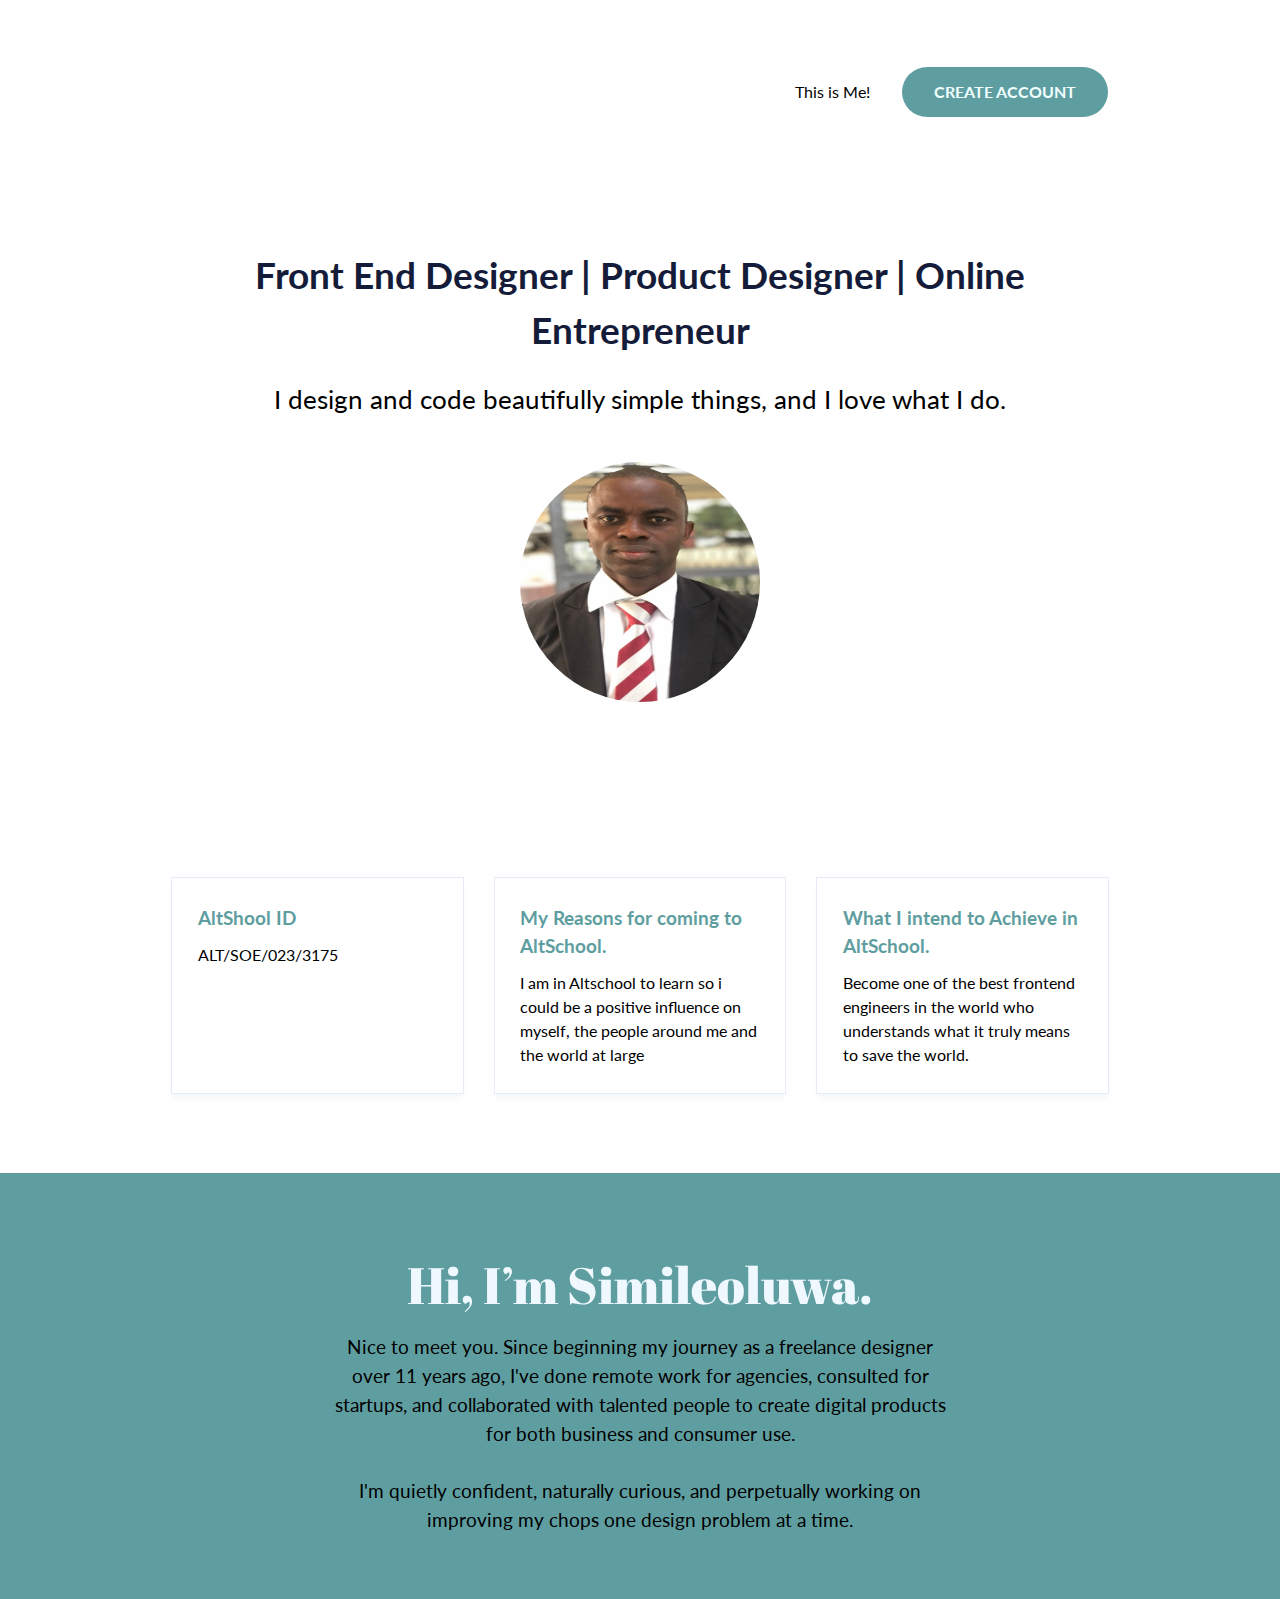
<file: index.html>
<!DOCTYPE html>
<html lang="en">
<head>
    <meta charset="UTF-8">
    <meta name="viewport" content="width=device-width, initial-scale=1.0">
    <title>Simileoluwa Oludare Official Porfolio</title>
    <link rel="preconnect" href="https://fonts.googleapis.com">
    <link rel="preconnect" href="https://fonts.gstatic.com" crossorigin>
    <link href="https://fonts.googleapis.com/css2?family=Abril+Fatface&family=Lato&display=swap" rel="stylesheet">
    <link rel="stylesheet" href="css/reset.css">
    <link rel="stylesheet" href="css/style.css">
</head>
<body>
    <div class="container">
        <div class="container-all">
            <div class="wrapper">
                <!-- Header Section -->
        <header>
            <nav role="navigation">
                <ul class="global--nav">
                    <li>
                        <a href="#">This is Me!</a>
                    </li>
                    <li class="create-form">
                        <a href="signup.html">Create Account</a>
                    </li>
                </ul>
            </nav>
        </header>
            </div>
        </div>

        <main>
            <div class="container-all">
                <div class="wrapper">
                    <div class="content">
                        <div class="content--top">
                            <article>
                                <p class="whoiam">Front End Designer | Product Designer | Online Entrepreneur</p>
                                <p class="whoiam--content">I design and code beautifully simple things, and I love what I do.</p>
                            </article>
                        </div>
                        <div class="content--bottom">
                            <img src="assets/images/simi.jpg" alt="">
                        </div>
                    </div>
                </div>
            </div>
        </main>

        <main class="content-extra">
                
            <div class="container">
                <div class="wrapper ">
                    <div class="content-box--out flex-boy">
                        <div class="content-box">
                            <h3>AltShool ID</h3>
                            <p>ALT/SOE/023/3175</p>
                        </div>
            
                        <div class="content-box">
                            <h3>My Reasons for coming to AltSchool.</h3>
                                            <p>I am in Altschool to learn so i could be a positive influence on myself, the people around me and the world at large
                                            </p>
                        </div>
            
                    <div class="content-box">
                        <h3>What I intend to Achieve in AltSchool.</h3>
                        <p>Become one of the best frontend engineers in the world who understands what it truly means to save the world.</p>
                    </div>
                    </div>
                </div>
            </div>
    
</main>

        <main class="port-details">
            <div class="wrapper">
                <div>
                    
            <p class="title">Hi, I’m Simileoluwa.</p> 
            <p class="title--detail">Nice to meet you.
            Since beginning my journey as a freelance designer over 11 years ago, I've done remote work for agencies, consulted for startups, and collaborated with talented people to create digital products for both business and consumer use. <br><br> I'm quietly confident, naturally curious, and perpetually working on improving my chops one design problem at a time.</p>
                </div>
            </div>
        </main>

        
    </div>
</body>
</html>
</file>
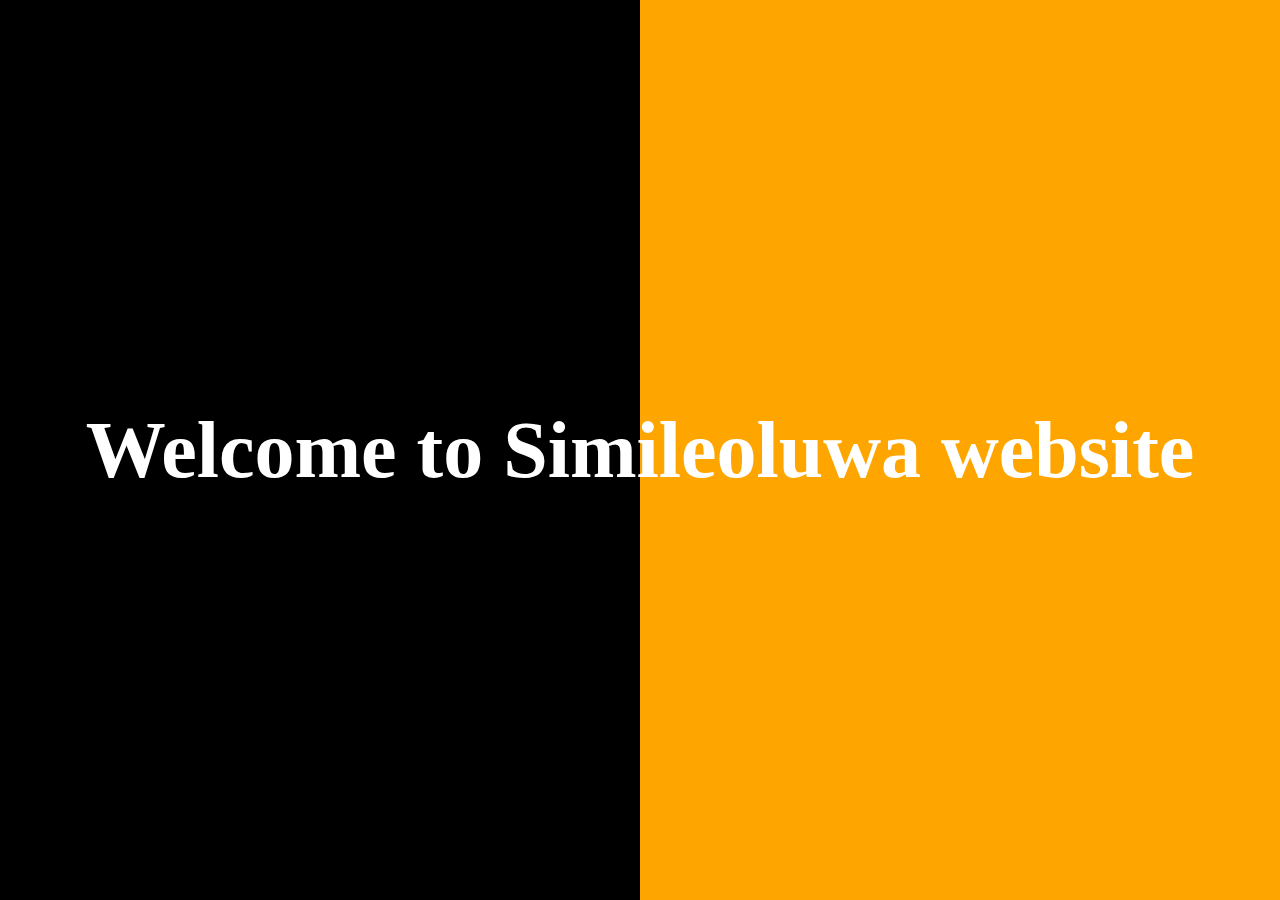
<file: bg.html>
<!DOCTYPE html>
<html lang="en">
<head>
    <meta charset="UTF-8">
    <meta name="viewport" content="width=device-width, initial-scale=1.0">
    <title>Document</title>
    <link rel="stylesheet" href="css/reset.css">
    <link rel="stylesheet" href="css/style-test.css">
</head>
<body>
    <div class="container">
        <div>
            <h1>Welcome to Simileoluwa website</h1>
        </div>
    </div>
</body>
</html>
</file>
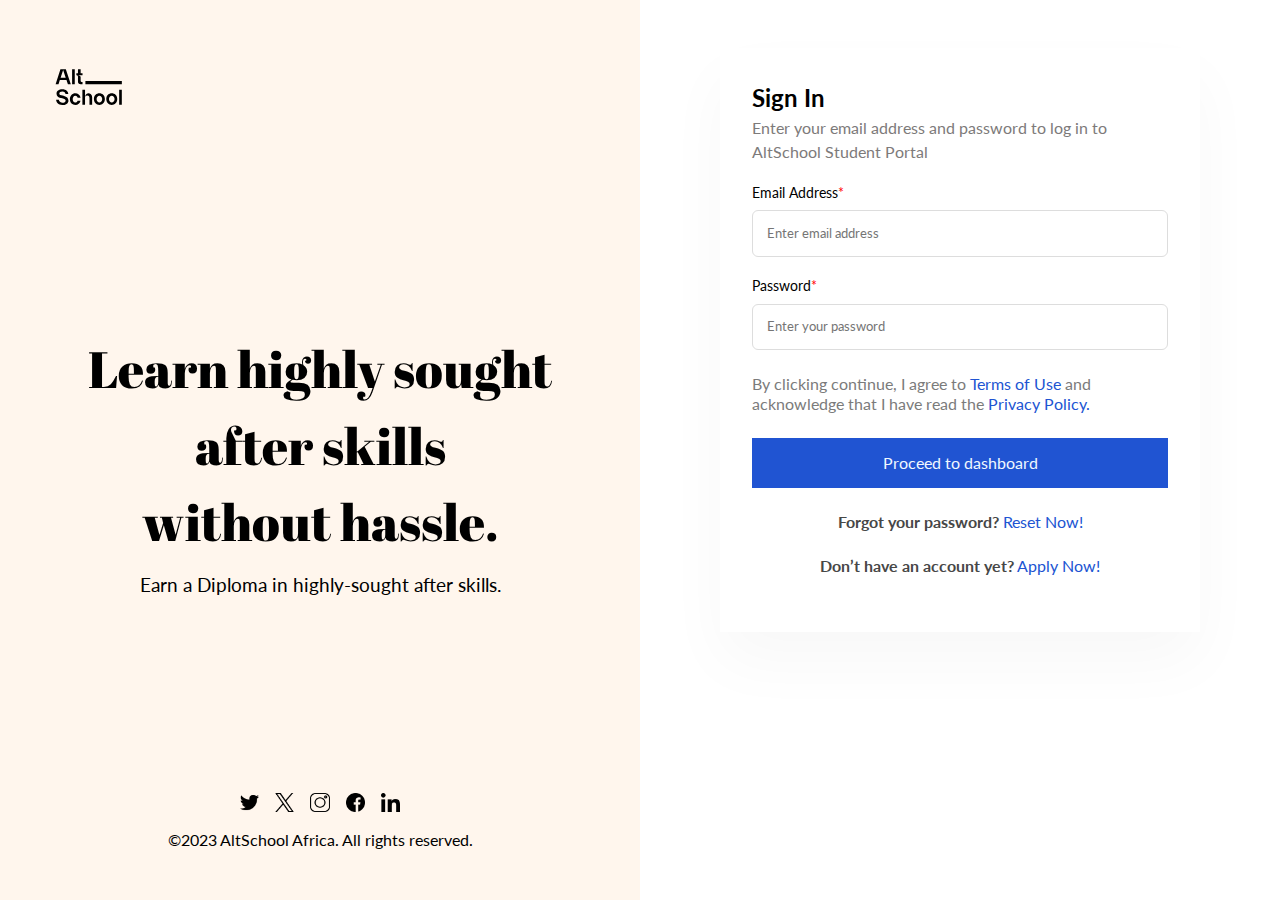
<file: signin.html>
<!DOCTYPE html>
<html lang="en">

<head>
    <meta charset="UTF-8">
    <meta name="viewport" content="width=device-width, initial-scale=1.0">
    <title>Simileoluwa Oludare Official Porfolio</title>
    <link rel="preconnect" href="https://fonts.googleapis.com">
    <link rel="preconnect" href="https://fonts.gstatic.com" crossorigin>
    <link href="https://fonts.googleapis.com/css2?family=Abril+Fatface&family=Lato&display=swap" rel="stylesheet">
    <link rel="stylesheet" href="css/reset.css">
    <link rel="stylesheet" href="css/style.css">
</head>

<body>
    <div class="container-signup flex-boy">
        <!-- wrapper-left -->
        <div class="wrapper-left flex-boy">
            
            <!-- logo -->
            <div class="logo">
                <svg width="80px" height="80px" fill="none" xmlns="http://www.w3.org/2000/svg">
                    <path
                        d="M17.835 21.207h-5.413L7.61 36.222h2.9l1.332-4.124h6.66l1.396 4.124h2.9l-4.962-15.015Zm-5.22 8.506 2.514-7.755 2.578 7.755h-5.091Zm14.152 6.53V21.208h-2.664v15.037h2.663Zm5.871-11.084v-3.952h-2.663v3.952h-1.611v2.084h.257s1.354 0 1.354 1.482v4.79a2.718 2.718 0 0 0 2.728 2.729h1.826V33.88h-1.053a.853.853 0 0 1-.838-.838v-4.124c0-1.59-3.372-1.676-3.93-1.676h5.82v-2.084h-1.89ZM16.074 47.945s-2.879-.666-2.964-.687c-.967-.258-1.783-.73-1.783-1.719 0-1.074 1.31-1.955 2.964-1.955 2.02 0 3.158 1.246 3.158 2.47h2.814c0-2.62-2.04-4.833-5.972-4.833-3.33 0-5.778 1.783-5.778 4.34 0 2.642 1.675 3.91 4.124 4.468 0 0 2.9.666 2.964.687 1.117.28 2.041.838 2.041 1.934 0 1.353-1.675 2.212-3.437 2.062-2.384-.194-3.265-1.762-3.265-2.879H8.147c0 2.45 2.041 5.156 6.101 5.263 3.05.065 6.208-1.61 6.208-4.446 0-2.621-1.804-4.082-4.382-4.705Zm11.227 6.638c-1.697 0-2.599-1.611-2.599-3.459 0-1.869 1.117-3.458 2.578-3.458 1.16 0 2.083.86 2.406 2.04h2.878c-.472-2.77-2.685-4.403-5.306-4.403-2.943 0-5.499 2.578-5.348 6.165.128 3.351 2.534 5.456 5.413 5.456 2.685 0 4.683-1.782 5.198-4.21h-2.964c-.236.967-1.096 1.869-2.256 1.869Zm9.745-4.425v.064-.064Zm3.05-4.812c-1.632.129-3.029 1.826-3.05 4.812.021-1.483.687-2.556 2.212-2.556 1.676 0 2.213 1.245 2.213 2.62v6.466h2.685V49.32c0-2.578-2.127-4.124-4.06-3.974Zm-5.714-3.695v15.037h2.664V41.651h-2.664Zm17.004 3.652c-2.857 0-5.478 2.127-5.478 5.821 0 3.695 2.578 5.779 5.478 5.8 2.921-.021 5.5-2.126 5.5-5.8 0-3.694-2.643-5.821-5.5-5.821Zm0 9.259c-1.418 0-2.793-1.118-2.793-3.438 0-2.19 1.354-3.437 2.793-3.458 1.46.021 2.814 1.289 2.814 3.458 0 2.32-1.375 3.438-2.814 3.438Zm12.377-9.26c-2.857 0-5.478 2.128-5.478 5.822 0 3.695 2.578 5.779 5.478 5.8 2.922-.021 5.5-2.126 5.5-5.8 0-3.694-2.643-5.821-5.5-5.821Zm0 9.26c-1.418 0-2.792-1.118-2.792-3.438 0-2.19 1.353-3.437 2.792-3.458 1.46.021 2.814 1.289 2.814 3.458 0 2.32-1.375 3.438-2.814 3.438Zm10.057 2.126V41.651h-2.664v15.037h2.664ZM73.852 32.963H37.407v3.26h36.445v-3.26Z"
                        fill="#000"></path>
                </svg>
            </div>

            <article>
                <h3 class="title">Learn highly sought
                    <br> after skills <br> without hassle.
                </h3>

                <p class="title-detail">Earn a Diploma in highly-sought after skills.</p>
            </article>

            <!-- footer -->
            <footer>
                <div class="footer-icons">
                    <ul class="footer-icons--social flex-boy">
                        <li>
                            <img src="assets/images/icons/twitter.png" alt="twitter">
                        </li>
                        <li>
                            <img src="assets/images/icons/twitterx.png" alt="twitterX">
                        </li>
                        <li>
                            <img src="assets/images/icons/instagram.png" alt="instagram">
                        </li>
                        <li>
                            <img src="assets/images/icons/facebook.png" alt="facebook">
                        </li>
                        <li>
                            <img src="assets/images/icons/linkedin.png" alt="linkedin">
                        </li>
                    </ul>
                </div>
                <div class="copyright">©2023 AltSchool Africa. All rights reserved.</div>
            </footer>
        </div>



        <div class="wrapper-right">
            <div class="abswrapper">
                <div class="wrapper-right--guide">
                    <div class="form-wrapper">
                        <form action="/get" aria-label="Sign In">
                            <div class="form-wrapper--details">
                                <h3 class="form-wrapper--title">Sign In</h3>
                                <p>Enter your email address and password to log in to
                                    AltSchool Student Portal</p>
                            </div>
                            <!-- Email and Password Input -->
                            <div class="">
                                <div class="input-box">
                                    <label for="email">Email Address<span class="asterisk">*</span></label>
                                    <input type="email" placeholder="Enter email address" id="email" name="email" required />
                                </div>

                                <div class="input-box">
                                    <label for="password">Password<span class="asterisk">*</span></label>
                                    <input type="password" placeholder="Enter your password" id="password" name="password" required />
                                </div>
                            </div>
                            <div>
                                <p class="terms">By clicking continue, I agree to <a href="#">Terms of Use</a> and acknowledge
                                    that I have read the <a href="#">Privacy Policy.</a></p>
                            </div>
                            <button class="proceed-btn">Proceed to dashboard</button>
                            <!-- <input class="proceed-btn" type="submit" name="submit" value="Proceed"/> -->
                            <div>
                                <p class="account-already"><strong>Forgot your password?</strong> <a href="#">Reset Now!</a></p>
                                <p class="account-already"><strong>Don’t have an account yet?</strong> <a href="signup.html">Apply Now!</a></p>
                            </div>
                        </form>
                    </div>
                </div>
            </div>

        </div>
    </div>
</body>

</html>
</file>
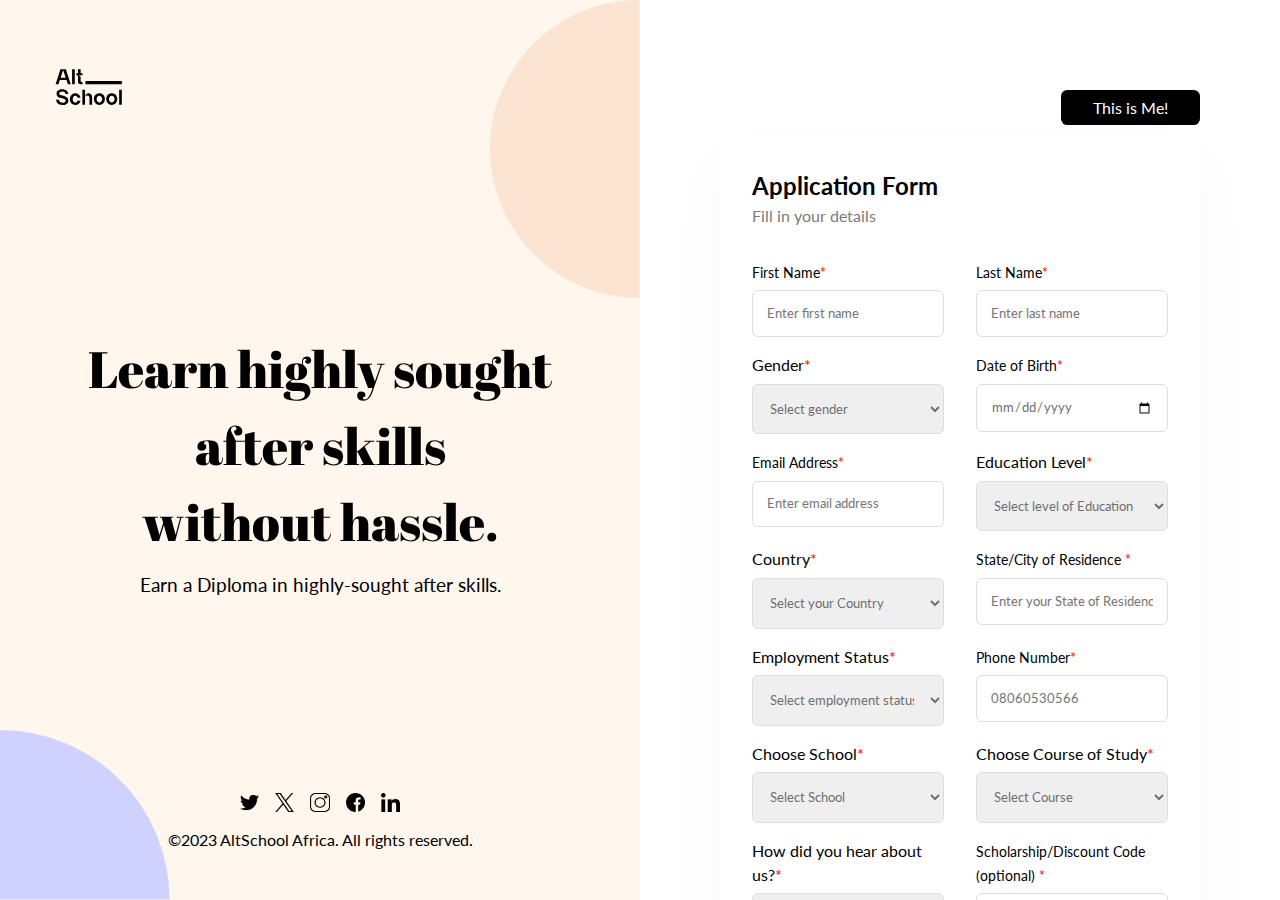
<file: signup.html>
<!DOCTYPE html>
<html lang="en">

<head>
    <meta charset="UTF-8">
    <meta name="viewport" content="width=device-width, initial-scale=1.0">
    <title>Simileoluwa Oludare Official Porfolio</title>
    <link rel="preconnect" href="https://fonts.googleapis.com">
    <link rel="preconnect" href="https://fonts.gstatic.com" crossorigin>
    <link href="https://fonts.googleapis.com/css2?family=Abril+Fatface&family=Lato&display=swap" rel="stylesheet">
    <link rel="stylesheet" href="css/reset.css">
    <link rel="stylesheet" href="css/style.css">
</head>

<body>
    <div class="container-signup flex-boy">
        <!-- wrapper-left -->
        <div class="wrapper-left flex-boy">
            
            <!-- logo -->
            <div class="logo">
                <svg width="80px" height="80px" fill="none" xmlns="http://www.w3.org/2000/svg">
                    <path
                        d="M17.835 21.207h-5.413L7.61 36.222h2.9l1.332-4.124h6.66l1.396 4.124h2.9l-4.962-15.015Zm-5.22 8.506 2.514-7.755 2.578 7.755h-5.091Zm14.152 6.53V21.208h-2.664v15.037h2.663Zm5.871-11.084v-3.952h-2.663v3.952h-1.611v2.084h.257s1.354 0 1.354 1.482v4.79a2.718 2.718 0 0 0 2.728 2.729h1.826V33.88h-1.053a.853.853 0 0 1-.838-.838v-4.124c0-1.59-3.372-1.676-3.93-1.676h5.82v-2.084h-1.89ZM16.074 47.945s-2.879-.666-2.964-.687c-.967-.258-1.783-.73-1.783-1.719 0-1.074 1.31-1.955 2.964-1.955 2.02 0 3.158 1.246 3.158 2.47h2.814c0-2.62-2.04-4.833-5.972-4.833-3.33 0-5.778 1.783-5.778 4.34 0 2.642 1.675 3.91 4.124 4.468 0 0 2.9.666 2.964.687 1.117.28 2.041.838 2.041 1.934 0 1.353-1.675 2.212-3.437 2.062-2.384-.194-3.265-1.762-3.265-2.879H8.147c0 2.45 2.041 5.156 6.101 5.263 3.05.065 6.208-1.61 6.208-4.446 0-2.621-1.804-4.082-4.382-4.705Zm11.227 6.638c-1.697 0-2.599-1.611-2.599-3.459 0-1.869 1.117-3.458 2.578-3.458 1.16 0 2.083.86 2.406 2.04h2.878c-.472-2.77-2.685-4.403-5.306-4.403-2.943 0-5.499 2.578-5.348 6.165.128 3.351 2.534 5.456 5.413 5.456 2.685 0 4.683-1.782 5.198-4.21h-2.964c-.236.967-1.096 1.869-2.256 1.869Zm9.745-4.425v.064-.064Zm3.05-4.812c-1.632.129-3.029 1.826-3.05 4.812.021-1.483.687-2.556 2.212-2.556 1.676 0 2.213 1.245 2.213 2.62v6.466h2.685V49.32c0-2.578-2.127-4.124-4.06-3.974Zm-5.714-3.695v15.037h2.664V41.651h-2.664Zm17.004 3.652c-2.857 0-5.478 2.127-5.478 5.821 0 3.695 2.578 5.779 5.478 5.8 2.921-.021 5.5-2.126 5.5-5.8 0-3.694-2.643-5.821-5.5-5.821Zm0 9.259c-1.418 0-2.793-1.118-2.793-3.438 0-2.19 1.354-3.437 2.793-3.458 1.46.021 2.814 1.289 2.814 3.458 0 2.32-1.375 3.438-2.814 3.438Zm12.377-9.26c-2.857 0-5.478 2.128-5.478 5.822 0 3.695 2.578 5.779 5.478 5.8 2.922-.021 5.5-2.126 5.5-5.8 0-3.694-2.643-5.821-5.5-5.821Zm0 9.26c-1.418 0-2.792-1.118-2.792-3.438 0-2.19 1.353-3.437 2.792-3.458 1.46.021 2.814 1.289 2.814 3.458 0 2.32-1.375 3.438-2.814 3.438Zm10.057 2.126V41.651h-2.664v15.037h2.664ZM73.852 32.963H37.407v3.26h36.445v-3.26Z"
                        fill="#000"></path>
                </svg>
            </div>

            <div class="circle2">
                <svg class="style_rightEllipseImg__SHT9C" width="150" height="298" fill="none" xmlns="http://www.w3.org/2000/svg"><path d="M149.5 0C109.85 0 71.824 15.698 43.787 43.641 15.751 71.584 0 109.483 0 149c0 39.517 15.75 77.416 43.788 105.359C71.823 282.302 109.85 298 149.5 298V0Z" fill="#FBE4D1"></path></svg>
            </div>

            <div class="circle">
                <svg class="style_leftEllipseImg__XT7Xg" width="170" height="170" fill="none" xmlns="http://www.w3.org/2000/svg"><path fill-rule="evenodd" clip-rule="evenodd" d="M119.855 49.645A169.502 169.502 0 0 1 169.5 169.5H0V0a169.502 169.502 0 0 1 119.855 49.645Z" fill="#CFD1FF"></path></svg>
            </div>

            <article id="article-title">
                <h3 class="title">Learn highly sought
                    <br> after skills <br> without hassle.
                </h3>

                <p class="title-detail">Earn a Diploma in highly-sought after skills.</p>
            </article>

            <!-- footer -->
            <footer>
                <div class="footer-icons">
                    <ul class="footer-icons--social flex-boy">
                        <li>
                            <img src="assets/images/icons/twitter.png" alt="twitter">
                        </li>
                        <li>
                            <img src="assets/images/icons/twitterx.png" alt="twitterX">
                        </li>
                        <li>
                            <img src="assets/images/icons/instagram.png" alt="instagram">
                        </li>
                        <li>
                            <img src="assets/images/icons/facebook.png" alt="facebook">
                        </li>
                        <li>
                            <img src="assets/images/icons/linkedin.png" alt="linkedin">
                        </li>
                    </ul>
                </div>
                <div class="copyright">©2023 AltSchool Africa. All rights reserved.</div>
            </footer>
        </div>



        <div class="wrapper-right">
            <div class="abswrapper"><nav role="navigation">
                <ul class="global--nav">
                    <li>
                        <a class="thisisme" href="index.html">This is Me!</a>
                    </li>
                    <li class="create-form create-hide" >
                        <a href="#">Create Account</a>
                    </li>
                </ul>
            </nav>
                <div class="wrapper-right--guide">
                    <div class="form-wrapper">
                        <form action="/get" aria-label="Application Form">
                            <div class="form-wrapper--details">
                                <h3 class="form-wrapper--title">Application Form</h3>
                                <p>Fill in your details</p>
                            </div>
                            <!-- First and last Name Input -->
                            <div class="form-flex">
                                <div class="input-box">
                                    <label for="first-name">First Name<span class="asterisk">*</span></label>
                                    <input type="text" placeholder="Enter first name" id="first-name" name="first-name"
                                        required />
                                </div>
                                <div class="input-box">
                                    <label for="last-name">Last Name<span class="asterisk">*</span></label>
                                    <input type="text" placeholder="Enter last name" id="last-name" name="last-name" required />
                                </div>
                            </div>
                            <!-- Gender and Date of Birth -->
                            <div class="form-flex">
                                <div class="select-box">
                                    <label for="gender">Gender<span class="asterisk">*</span></label>
                                    <select name="gender" id="gender">
                                        <option value="select" selected>Select gender</option>
                                        <option value="male">male</option>
                                        <option value="female">female</option>
                                        <option value="others">others</option>
                                    </select>
                                </div>
                                <div class="input-box">
                                    <label>Date of Birth<span class="asterisk">*</span></label>
                                    <input type="date" id="dob" name="dob" required />
                                </div>
                            </div>
                            <!-- Email and Education Level -->
                            <div class="form-flex">
                                <div class="input-box">
                                    <label for="email">Email Address<span class="asterisk">*</span></label>
                                    <input type="email" placeholder="Enter email address" id="email" name="email" required />
                                </div>
                                <div class="select-box">
                                    <label for="education">Education Level<span class="asterisk">*</span></label>
                                    <select name="education" id="education">
                                        <option value="select" hidden>Select level of Education </option>
                                        <option value="bsc">Bsc</option>
                                        <option value="msc">Msc</option>
                                        <option value="diploma">Diploma</option>
                                        <option value="doctorate">Doctorate (Phd)</option>
                                        <option value="school">High School / Secondary School</option>
                                        <option value="Undergraduate">Under Graduate</option>
                                        <option value="midschool">Junior / Middle School</option>
                                        <option value="pgd">Post Graduate</option>
                                    </select>
                                </div>
                            </div>
                            <!-- Country and State of Residence -->
                            <div class="form-flex">
                                <div class="select-box">
                                    <label for="country">Country<span class="asterisk">*</span></label>
                                    <select name="country" id="country">
                                        <option value="" selected="selected" hidden>Select your Country</option>
                                        <option value="Afghanistan">Afghanistan</option>
                                        <option value="Albania">Albania</option>
                                        <option value="Algeria">Algeria</option>
                                        <option value="American Samoa">American Samoa</option>
                                        <option value="Andorra">Andorra</option>
                                        <option value="Angola">Angola</option>
                                        <option value="Anguilla">Anguilla</option>
                                        <option value="Antarctica">Antarctica</option>
                                        <option value="Antigua and Barbuda">Antigua and Barbuda</option>
                                        <option value="Argentina">Argentina</option>
                                        <option value="Armenia">Armenia</option>
                                        <option value="Aruba">Aruba</option>
                                        <option value="Australia">Australia</option>
                                        <option value="Austria">Austria</option>
                                        <option value="Azerbaijan">Azerbaijan</option>
                                        <option value="Bahamas">Bahamas</option>
                                        <option value="Bahrain">Bahrain</option>
                                        <option value="Bangladesh">Bangladesh</option>
                                        <option value="Barbados">Barbados</option>
                                        <option value="Belarus">Belarus</option>
                                        <option value="Belgium">Belgium</option>
                                        <option value="Belize">Belize</option>
                                        <option value="Benin">Benin</option>
                                        <option value="Bermuda">Bermuda</option>
                                        <option value="Bhutan">Bhutan</option>
                                        <option value="Bolivia">Bolivia</option>
                                        <option value="Bosnia and Herzegovina">Bosnia and Herzegovina</option>
                                        <option value="Botswana">Botswana</option>
                                        <option value="Bouvet Island">Bouvet Island</option>
                                        <option value="Brazil">Brazil</option>
                                        <option value="British Indian Ocean Territory">British Indian Ocean Territory</option>
                                        <option value="Brunei Darussalam">Brunei Darussalam</option>
                                        <option value="Bulgaria">Bulgaria</option>
                                        <option value="Burkina Faso">Burkina Faso</option>
                                        <option value="Burundi">Burundi</option>
                                        <option value="Cambodia">Cambodia</option>
                                        <option value="Cameroon">Cameroon</option>
                                        <option value="Canada">Canada</option>
                                        <option value="Cape Verde">Cape Verde</option>
                                        <option value="Cayman Islands">Cayman Islands</option>
                                        <option value="Central African Republic">Central African Republic</option>
                                        <option value="Chad">Chad</option>
                                        <option value="Chile">Chile</option>
                                        <option value="China">China</option>
                                        <option value="Christmas Island">Christmas Island</option>
                                        <option value="Cocos (Keeling) Islands">Cocos (Keeling) Islands</option>
                                        <option value="Colombia">Colombia</option>
                                        <option value="Comoros">Comoros</option>
                                        <option value="Congo">Congo</option>
                                        <option value="Congo, The Democratic Republic of The">Congo, The Democratic Republic of
                                            The</option>
                                        <option value="Cook Islands">Cook Islands</option>
                                        <option value="Costa Rica">Costa Rica</option>
                                        <option value="Cote D'ivoire">Cote D'ivoire</option>
                                        <option value="Croatia">Croatia</option>
                                        <option value="Cuba">Cuba</option>
                                        <option value="Cyprus">Cyprus</option>
                                        <option value="Czech Republic">Czech Republic</option>
                                        <option value="Denmark">Denmark</option>
                                        <option value="Djibouti">Djibouti</option>
                                        <option value="Dominica">Dominica</option>
                                        <option value="Dominican Republic">Dominican Republic</option>
                                        <option value="Ecuador">Ecuador</option>
                                        <option value="Egypt">Egypt</option>
                                        <option value="El Salvador">El Salvador</option>
                                        <option value="Equatorial Guinea">Equatorial Guinea</option>
                                        <option value="Eritrea">Eritrea</option>
                                        <option value="Estonia">Estonia</option>
                                        <option value="Ethiopia">Ethiopia</option>
                                        <option value="Falkland Islands (Malvinas)">Falkland Islands (Malvinas)</option>
                                        <option value="Faroe Islands">Faroe Islands</option>
                                        <option value="Fiji">Fiji</option>
                                        <option value="Finland">Finland</option>
                                        <option value="France">France</option>
                                        <option value="French Guiana">French Guiana</option>
                                        <option value="French Polynesia">French Polynesia</option>
                                        <option value="French Southern Territories">French Southern Territories</option>
                                        <option value="Gabon">Gabon</option>
                                        <option value="Gambia">Gambia</option>
                                        <option value="Georgia">Georgia</option>
                                        <option value="Germany">Germany</option>
                                        <option value="Ghana">Ghana</option>
                                        <option value="Gibraltar">Gibraltar</option>
                                        <option value="Greece">Greece</option>
                                        <option value="Greenland">Greenland</option>
                                        <option value="Grenada">Grenada</option>
                                        <option value="Guadeloupe">Guadeloupe</option>
                                        <option value="Guam">Guam</option>
                                        <option value="Guatemala">Guatemala</option>
                                        <option value="Guinea">Guinea</option>
                                        <option value="Guinea-bissau">Guinea-bissau</option>
                                        <option value="Guyana">Guyana</option>
                                        <option value="Haiti">Haiti</option>
                                        <option value="Heard Island and Mcdonald Islands">Heard Island and Mcdonald Islands
                                        </option>
                                        <option value="Holy See (Vatican City State)">Holy See (Vatican City State)</option>
                                        <option value="Honduras">Honduras</option>
                                        <option value="Hong Kong">Hong Kong</option>
                                        <option value="Hungary">Hungary</option>
                                        <option value="Iceland">Iceland</option>
                                        <option value="India">India</option>
                                        <option value="Indonesia">Indonesia</option>
                                        <option value="Iran, Islamic Republic of">Iran, Islamic Republic of</option>
                                        <option value="Iraq">Iraq</option>
                                        <option value="Ireland">Ireland</option>
                                        <option value="Israel">Israel</option>
                                        <option value="Italy">Italy</option>
                                        <option value="Jamaica">Jamaica</option>
                                        <option value="Japan">Japan</option>
                                        <option value="Jordan">Jordan</option>
                                        <option value="Kazakhstan">Kazakhstan</option>
                                        <option value="Kenya">Kenya</option>
                                        <option value="Kiribati">Kiribati</option>
                                        <option value="Korea, Democratic People's Republic of">Korea, Democratic People's
                                            Republic of</option>
                                        <option value="Korea, Republic of">Korea, Republic of</option>
                                        <option value="Kuwait">Kuwait</option>
                                        <option value="Kyrgyzstan">Kyrgyzstan</option>
                                        <option value="Lao People's Democratic Republic">Lao People's Democratic Republic
                                        </option>
                                        <option value="Latvia">Latvia</option>
                                        <option value="Lebanon">Lebanon</option>
                                        <option value="Lesotho">Lesotho</option>
                                        <option value="Liberia">Liberia</option>
                                        <option value="Libyan Arab Jamahiriya">Libyan Arab Jamahiriya</option>
                                        <option value="Liechtenstein">Liechtenstein</option>
                                        <option value="Lithuania">Lithuania</option>
                                        <option value="Luxembourg">Luxembourg</option>
                                        <option value="Macao">Macao</option>
                                        <option value="North Macedonia">North Macedonia</option>
                                        <option value="Madagascar">Madagascar</option>
                                        <option value="Malawi">Malawi</option>
                                        <option value="Malaysia">Malaysia</option>
                                        <option value="Maldives">Maldives</option>
                                        <option value="Mali">Mali</option>
                                        <option value="Malta">Malta</option>
                                        <option value="Marshall Islands">Marshall Islands</option>
                                        <option value="Martinique">Martinique</option>
                                        <option value="Mauritania">Mauritania</option>
                                        <option value="Mauritius">Mauritius</option>
                                        <option value="Mayotte">Mayotte</option>
                                        <option value="Mexico">Mexico</option>
                                        <option value="Micronesia, Federated States of">Micronesia, Federated States of</option>
                                        <option value="Moldova, Republic of">Moldova, Republic of</option>
                                        <option value="Monaco">Monaco</option>
                                        <option value="Mongolia">Mongolia</option>
                                        <option value="Montserrat">Montserrat</option>
                                        <option value="Morocco">Morocco</option>
                                        <option value="Mozambique">Mozambique</option>
                                        <option value="Myanmar">Myanmar</option>
                                        <option value="Namibia">Namibia</option>
                                        <option value="Nauru">Nauru</option>
                                        <option value="Nepal">Nepal</option>
                                        <option value="Netherlands">Netherlands</option>
                                        <option value="Netherlands Antilles">Netherlands Antilles</option>
                                        <option value="New Caledonia">New Caledonia</option>
                                        <option value="New Zealand">New Zealand</option>
                                        <option value="Nicaragua">Nicaragua</option>
                                        <option value="Niger">Niger</option>
                                        <option value="Nigeria">Nigeria</option>
                                        <option value="Niue">Niue</option>
                                        <option value="Norfolk Island">Norfolk Island</option>
                                        <option value="Northern Mariana Islands">Northern Mariana Islands</option>
                                        <option value="Norway">Norway</option>
                                        <option value="Oman">Oman</option>
                                        <option value="Pakistan">Pakistan</option>
                                        <option value="Palau">Palau</option>
                                        <option value="Palestinian Territory, Occupied">Palestinian Territory, Occupied</option>
                                        <option value="Panama">Panama</option>
                                        <option value="Papua New Guinea">Papua New Guinea</option>
                                        <option value="Paraguay">Paraguay</option>
                                        <option value="Peru">Peru</option>
                                        <option value="Philippines">Philippines</option>
                                        <option value="Pitcairn">Pitcairn</option>
                                        <option value="Poland">Poland</option>
                                        <option value="Portugal">Portugal</option>
                                        <option value="Puerto Rico">Puerto Rico</option>
                                        <option value="Qatar">Qatar</option>
                                        <option value="Reunion">Reunion</option>
                                        <option value="Romania">Romania</option>
                                        <option value="Russian Federation">Russian Federation</option>
                                        <option value="Rwanda">Rwanda</option>
                                        <option value="Saint Helena">Saint Helena</option>
                                        <option value="Saint Kitts and Nevis">Saint Kitts and Nevis</option>
                                        <option value="Saint Lucia">Saint Lucia</option>
                                        <option value="Saint Pierre and Miquelon">Saint Pierre and Miquelon</option>
                                        <option value="Saint Vincent and The Grenadines">Saint Vincent and The Grenadines
                                        </option>
                                        <option value="Samoa">Samoa</option>
                                        <option value="San Marino">San Marino</option>
                                        <option value="Sao Tome and Principe">Sao Tome and Principe</option>
                                        <option value="Saudi Arabia">Saudi Arabia</option>
                                        <option value="Senegal">Senegal</option>
                                        <option value="Serbia and Montenegro">Serbia and Montenegro</option>
                                        <option value="Seychelles">Seychelles</option>
                                        <option value="Sierra Leone">Sierra Leone</option>
                                        <option value="Singapore">Singapore</option>
                                        <option value="Slovakia">Slovakia</option>
                                        <option value="Slovenia">Slovenia</option>
                                        <option value="Solomon Islands">Solomon Islands</option>
                                        <option value="Somalia">Somalia</option>
                                        <option value="South Africa">South Africa</option>
                                        <option value="South Georgia and The South Sandwich Islands">South Georgia and The South
                                            Sandwich Islands</option>
                                        <option value="Spain">Spain</option>
                                        <option value="Sri Lanka">Sri Lanka</option>
                                        <option value="Sudan">Sudan</option>
                                        <option value="Suriname">Suriname</option>
                                        <option value="Svalbard and Jan Mayen">Svalbard and Jan Mayen</option>
                                        <option value="Swaziland">Swaziland</option>
                                        <option value="Sweden">Sweden</option>
                                        <option value="Switzerland">Switzerland</option>
                                        <option value="Syrian Arab Republic">Syrian Arab Republic</option>
                                        <option value="Taiwan, Province of China">Taiwan, Province of China</option>
                                        <option value="Tajikistan">Tajikistan</option>
                                        <option value="Tanzania, United Republic of">Tanzania, United Republic of</option>
                                        <option value="Thailand">Thailand</option>
                                        <option value="Timor-leste">Timor-leste</option>
                                        <option value="Togo">Togo</option>
                                        <option value="Tokelau">Tokelau</option>
                                        <option value="Tonga">Tonga</option>
                                        <option value="Trinidad and Tobago">Trinidad and Tobago</option>
                                        <option value="Tunisia">Tunisia</option>
                                        <option value="Turkey">Turkey</option>
                                        <option value="Turkmenistan">Turkmenistan</option>
                                        <option value="Turks and Caicos Islands">Turks and Caicos Islands</option>
                                        <option value="Tuvalu">Tuvalu</option>
                                        <option value="Uganda">Uganda</option>
                                        <option value="Ukraine">Ukraine</option>
                                        <option value="United Arab Emirates">United Arab Emirates</option>
                                        <option value="United Kingdom">United Kingdom</option>
                                        <option value="United States">United States</option>
                                        <option value="United States Minor Outlying Islands">United States Minor Outlying
                                            Islands</option>
                                        <option value="Uruguay">Uruguay</option>
                                        <option value="Uzbekistan">Uzbekistan</option>
                                        <option value="Vanuatu">Vanuatu</option>
                                        <option value="Venezuela">Venezuela</option>
                                        <option value="Viet Nam">Viet Nam</option>
                                        <option value="Virgin Islands, British">Virgin Islands, British</option>
                                        <option value="Virgin Islands, U.S.">Virgin Islands, U.S.</option>
                                        <option value="Wallis and Futuna">Wallis and Futuna</option>
                                        <option value="Western Sahara">Western Sahara</option>
                                        <option value="Yemen">Yemen</option>
                                        <option value="Zambia">Zambia</option>
                                        <option value="Zimbabwe">Zimbabwe</option>
                                    </select>
                                </div>
                                <div class="input-box">
                                    <label for="state-of-residence">State/City of Residence
                                        <span class="asterisk">*</span></label>
                                    <input type="text" placeholder="Enter your State of Residence" id="state-of-residence"
                                        name="state-of-residence" required />
                                </div>
                            </div>
                            <!-- Employment Status and Phone Number -->
                            <div class="form-flex">
                                <div class="select-box">
                                    <label for="employment">Employment Status<span class="asterisk">*</span></label>
                                    <select name="employment" id="employment">
                                        <option value="select" hidden>Select employment status </option>
                                        <option value="employed">employed</option>
                                        <option value="unemployed">unemployed</option>
                                        <option value="self-employed">self-employed</option>
                                    </select>
                                </div>
                                <div class="input-box">
                                    <label>Phone Number<span class="asterisk">*</span></label>
                                    <input type="tel" id="phone" name="phone" placeholder="08060530566" required />
                                </div>
                            </div>
                            <!-- Choose School and Course of Study  -->
                            <div class="form-flex">
                                <div class="select-box">
                                    <label for="choice-of-school">Choose School<span class="asterisk">*</span></label>
                                    <select name="choice-of-school" id="choice-of-school">
                                        <option value="select" hidden>Select School</option>
                                        <option value="school-of-engr">School of Engineering</option>
                                        <option value="creative-econs">School of Creative Economy</option>
                                        <option value="business">School of Business</option>
                                    </select>
                                </div>
                                <div class="select-box">
                                    <label for="course-of-study">Choose Course of Study<span class="asterisk">*</span></label>
                                    <select name="course-of-study" id="course-of-study">
                                        <option value="select" hidden>Select Course</option>
                                        <option value="backend">Backend</option>
                                        <option value="frontend">Frontend</option>
                                        <option value="cloud-engr">Cloud Engineering</option>
                                    </select>
                                </div>
                            </div>
                            <div class="form-flex">
                                <div class="select-box">
                                    <label for="channel">How did you hear about us?<span class="asterisk">*</span></label>
                                    <select name="channel" id="channel">
                                        <option value="" selected>Select Channel</option>
                                        <option value="friend">Friend</option>
                                        <option value="twitter">Twitter</option>
                                        <option value="facebook">Facebook</option>
                                        <option value="linkedin">Linkedin</option>
                                        <option value="youtube">Youtube</option>
                                        <option value="whatsapp">Whatsapp</option>
                                        <option value="instagram">Instagram</option>
                                        <option value="billboard">Billboard</option>
                                        <option value="other">Others</option>
                                    </select>
                                </div>
                                <div class="input-box">
                                    <label>Scholarship/Discount Code (optional)
                                        <span class="asterisk">*</span></label>
                                    <input type="text" id="text" name="text" placeholder="Scholarship or Student ID or Discount"
                                        required />
                                </div>
                            </div>
                            <div>
                                <p class="terms">By clicking continue, I agree to <a href="#">Terms of Use</a> and acknowledge
                                    that I have read the <a href="#">Privacy Policy.</a></p>
                            </div>
                            <button class="proceed-btn">Proceed</button>
                            <!-- <input class="proceed-btn" type="submit" name="submit" value="Proceed"/> -->
                            <div>
                                <p class="account-already"><strong>Already have an account?</strong> <a href="signin.html">Sign In</a></p>
                            </div>
                        </form>
                    </div>
                </div>
            </div>

        </div>
    </div>
</body>

</html>
</file>
<file: css/style.css>
body {
  font-family: "Lato", sans-serif;
  /* overflow: hidden !important; */
  max-height: 100svh;
}

.container {
}


.wrapper {
  width: 100%;
  max-width: 62.5em;
  margin: 0 auto;
  padding: 2em;
}

.global--nav {
  margin-top: 2em;
  list-style-type: none;
  display: flex;
  gap: 2em;
  padding: 0;
  justify-content: end;
  align-items: center;
}

.global--nav li {
  padding: 1em 0;
  font-size: 1rem;
  cursor: pointer;
}

.global--nav li a {
  color: black;
  text-decoration: none;
}

.global--nav li.create-form {
  background-color: cadetblue;
  padding: 0.8em 2em;
  border-radius: 5em;
  cursor: pointer;
  transition: all 1s;
  text-transform: uppercase;
  font-weight: bold;
}

.global--nav li.create-form:hover {
  background-color: black;
  color: cadetblue;
}

.global--nav li.create-form a {
  color: azure;
}

.create-hide{
  display: none;
}

.thisisme{
  padding: .5rem 2rem;
  background-color: black;
  color: white !important;
  border-radius: .4em;
  outline: none;
}

.content {
  flex-direction: column;
  align-items: center;
  display: flex;
  justify-content: center;
  padding-block: 4em;
}

.whoiam {
  font-size: 2.3rem;
  font-weight: bolder;
  color: rgb(21, 28, 57);
  text-align: center;
}

.whoiam--content {
  margin-top: 1em;
  font-size: 1.6rem;
  line-height:normal;
  text-align: center;
}

.content--bottom {
  margin-block: 3em;
}
.content--bottom img {
  border-radius: 50%;
  width: 15em;
  height: 15em;
}

.content-extra {
  margin-bottom: 3em;
}

.content-box--out {
  gap: 2em;
}

.content-box {
  width: 100%;
  box-shadow: 0 5px 5px 0 rgba(233, 240, 243, 0.5), 0 0 0 1px #e6ecf8;
  padding: 1.6em;
}

.content-box h3 {
  color: cadetblue;
  margin-block-end: 0.6em;
}

.port-details {
  background-color: cadetblue;
  padding: 2em 0;
}

.port-details .title {
  color: aliceblue;
}

.port-details .title--detail {
  font-size: 1.2rem;
  padding: 0 8em;
  text-align: center;
}
/* FORM PAGE */
.flex-boy {
  display: flex;
  justify-content: space-between;
  align-content: center;
}

.container-signup {
  /* overflow: hidden !important;*/
  position: relative; 
 
}

.wrapper-left {
  background-color: rgb(255, 246, 237);
  width: 50%;
  padding: 3em;
  flex-direction: column;
  align-content: center;
  justify-content: space-between;
  position: relative;
}

.circle2{
    position: absolute;
    top: 0;
    right: 0;
    height: auto;
    width: auto;
}

.circle{
  width: 100%;
  position: absolute;
  left: 0;
  bottom: 0;
  height: auto;
    width: auto;
}

.wrapper-right {
  width: 50%;
  padding: 3em 5em;
  overflow: auto !important;
  max-height: 100vh;
  max-height: 100svh;
}

.wrapper-right::-webkit-scrollbar {
  display: none;
}

#article-title{
  z-index: 100;
}

.title {
  font-size: 3.1875rem;
  text-align: center;
  font-family: "Abril Fatface", serif;
  font-weight: normal;
  margin-block: 0.2em;
}

.title-detail {
  font-size: 1.2rem;
  text-align: center;
  font-family: "Lato", sans-serif;
}

.footer-icons--social {
  list-style-type: none;
  justify-content: center;
  gap: 1em;
}

ul.footer-icons--social {
  /* padding: 0; */
  padding-inline-start: 0px;
}

.footer-icons--social img {
  width: 1.2em;
}

.copyright {
  text-align: center;
  margin-top: 1em;
}

.abswrapper {
  /* overflow-y: hidden; */
  height: 100dvh;
  max-height: 100%;
  position: relative;
}

.abswrapper::-webkit-scrollbar {
  display: none;
}


.wrapper-right--guide {
  padding: 2em;
  box-shadow: rgba(0, 0, 0, 0.03) 0px 30px 60px;
}

.form-wrapper {
  /* overflow-y: hidden !important; */
}

.form-wrapper--title {
  font-family: "Lato", sans-serif;
  font-size: 1.5rem;
}

.form-wrapper--details {
  margin-bottom: 1em;
}

.form-wrapper--details p {
  color: rgb(125, 122, 122);
}

.form-flex {
  display: flex;
  gap: 2em;
}

.input-box,
.select-box {
  width: 100%;
  margin-top: 1rem;
}

.select-box {
  position: relative;
}


.input-box input {
  width: 100%;
  /* height: 3em; */
  outline: none;
  font-size: 0.8rem;
  color: #707070;
  border: 1px solid #ddd;
  border-radius: 6px;
  padding: 1em 1.1em;
  margin-top: 0.5em;
}

.input-box input:focus {
  border: 1px solid rgb(32, 84, 210, 0.2);
}

.input-box label {
  font-size: 14px;
}

.select-box select {
  width: 100%;
  outline: none;
  font-size: 0.8rem;
  color: #707070;
  border: 1px solid #ddd;
  border-radius: 6px;
  padding: 1.2em 1em;
  margin-top: 0.5em;
}

.select-box option {
  margin: 0;
  padding: 0;
}

.proceed-btn {
  background-color: rgb(32, 84, 210);
  outline: none;
  width: 100%;
  color: aliceblue;
  /* height: 3em; */
  padding: 0.8em 0em;
  border: none;
  cursor: pointer;
  transition: all ease 1s;
}

.proceed-btn:hover {
  background-color: rgb(18, 60, 160);
  /* background-color: red; */
}

.terms,
.account-already {
  font-size: 1rem;
  margin-block: 1.5em;
  color: rgb(123, 123, 123);
  line-height: 20px;
}

.terms a,
.account-already a {
  color: rgb(32, 84, 210);
  text-decoration: none;
}

.account-already {
  color: rgb(71, 71, 71);
  text-align: center;
}

.asterisk {
  color: red;
}

@media screen and (min-width:320px) and (max-width:499px) {

  .form-flex{
    flex-wrap: wrap;
    gap: 0;
    /* flex-direction: column; */
  }
}

@media screen and (min-width:500px) and (max-width:600px) {
  .content{
    padding-block: 0;
    padding: 0;
  }
  
  .content-box--out{
    display: block;
  }

  .content-box{
    margin-bottom: 2em;
  }

  .port-details .title--detail{
    padding: 0;
    text-align:left;
    text-wrap:balance;
  }
}

@media screen and (max-width:770px) {
  .wrapper-left{
    display: none;
  }

  .wrapper-right{
    width: 100%;
  }
}

@media screen and (min-width:770px) and (max-width:1000px) {
  .form-flex{
    /* display: block; */
    flex-wrap: wrap;
    gap: 0;
  }
}
</file>
<file: css/style-test.css>
body{
    background:linear-gradient(
        to right,
        black 0%,
        black 50%,
        orange 50%,
        orange 100%
    );
    /* min-height: 100dvh;  */
}

.container{
    display: flex;
    justify-content: center;
    align-items: center;
    min-height: 100dvh;
}

.container div{
    color: white;
    font-size: 2.5rem;
    /* width: 700px;
    height: 300px; */
}
</file>
